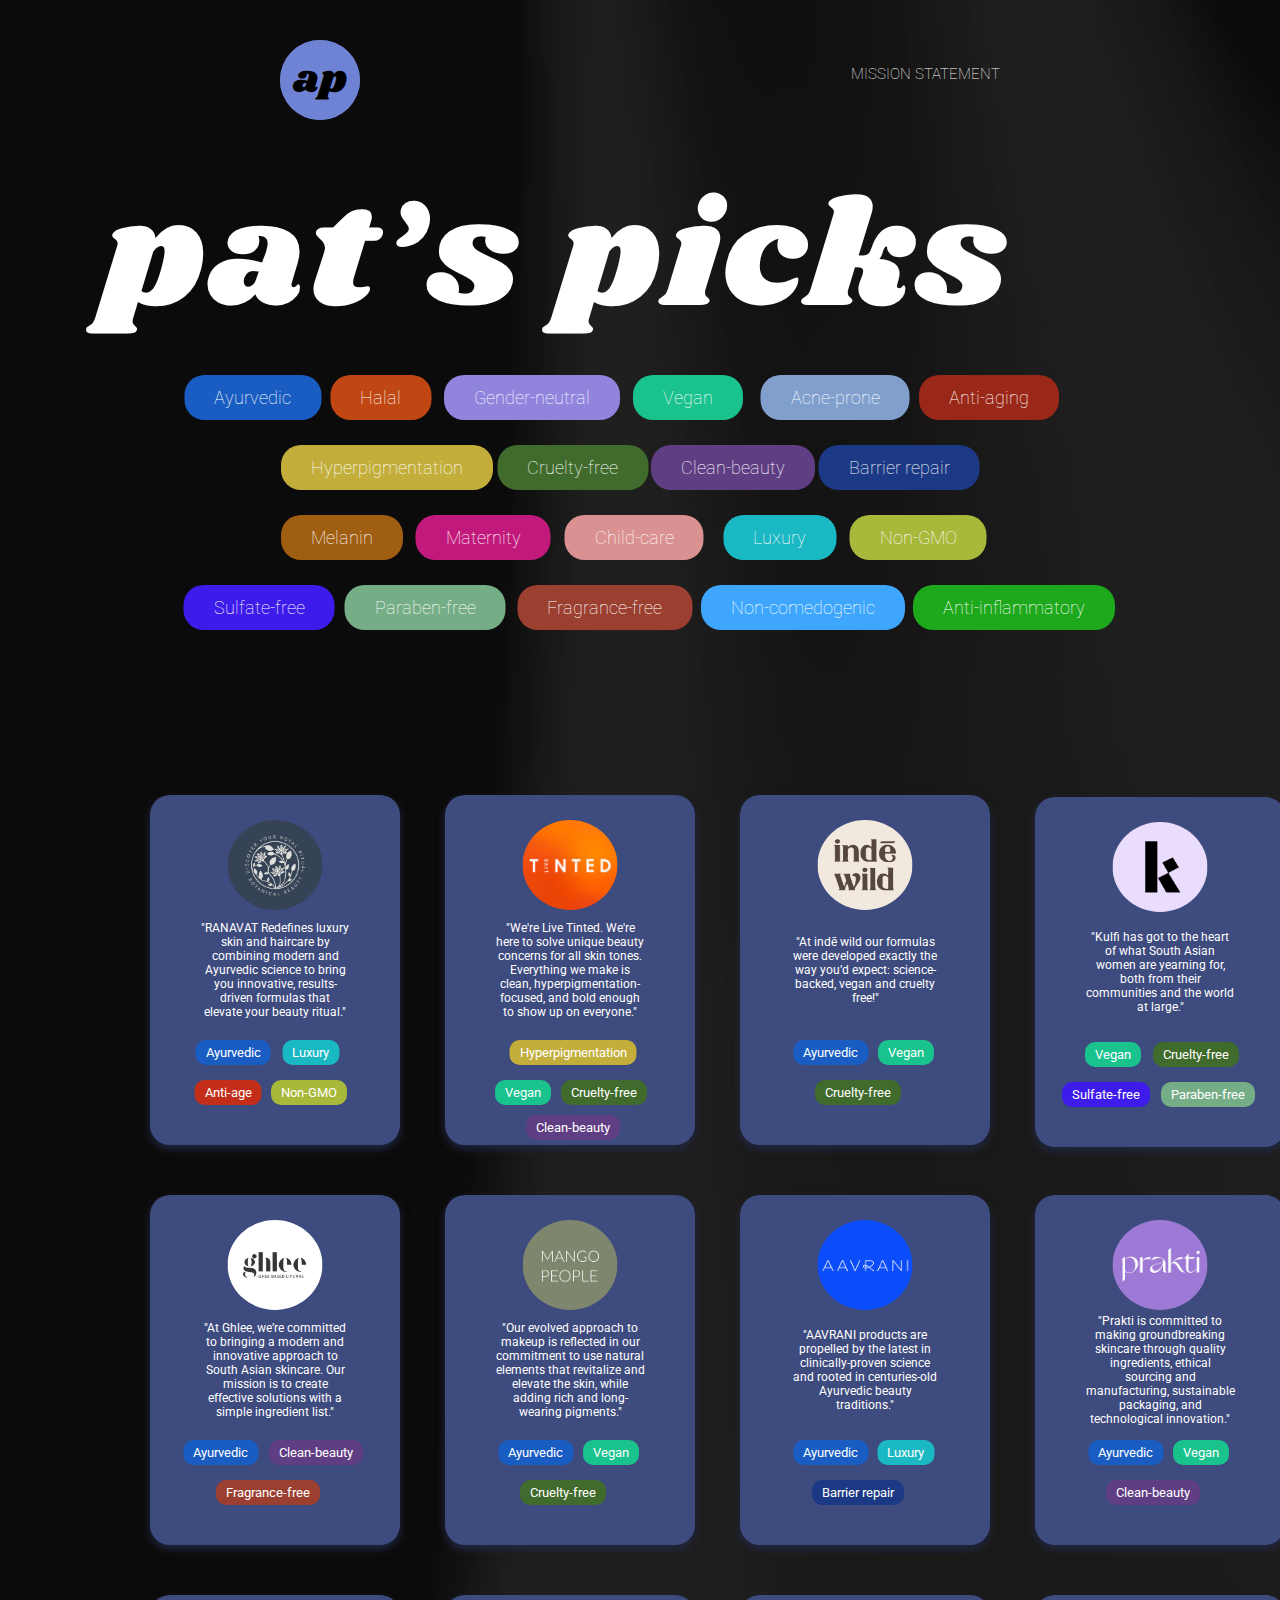
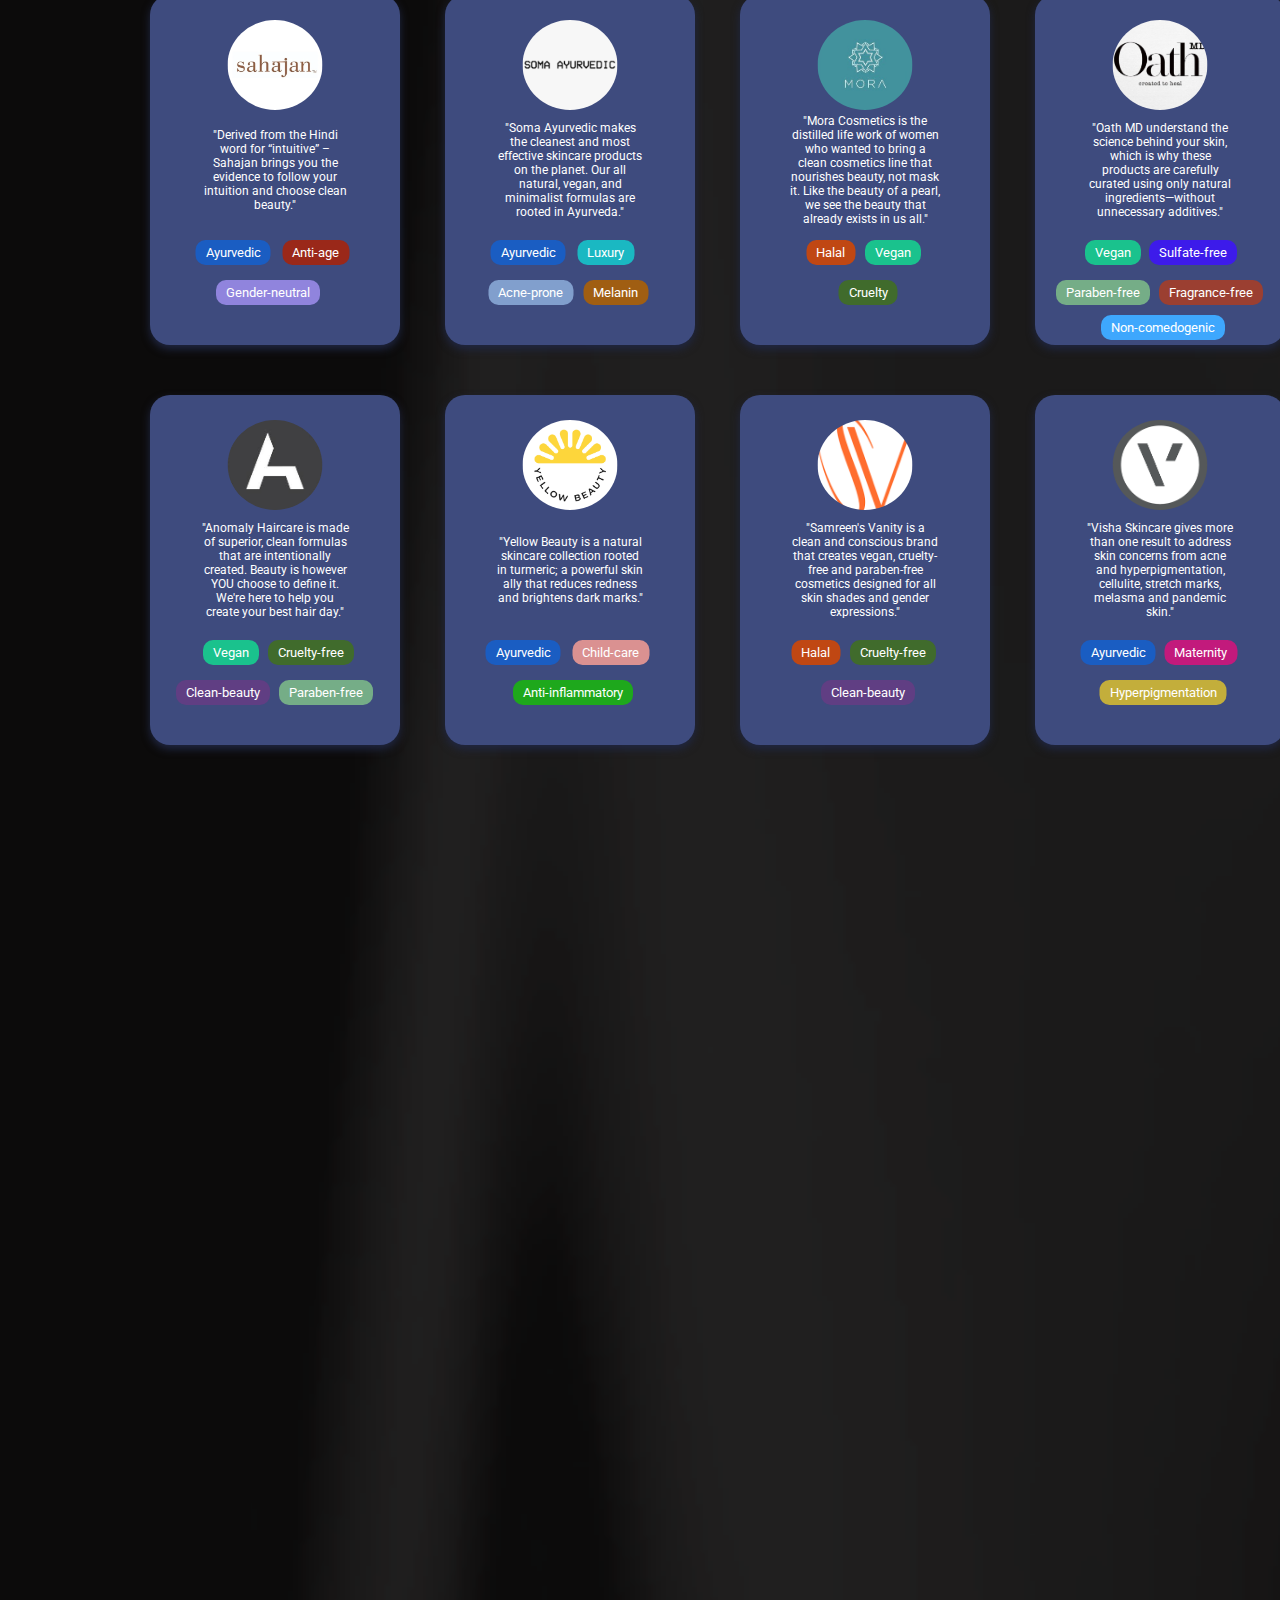
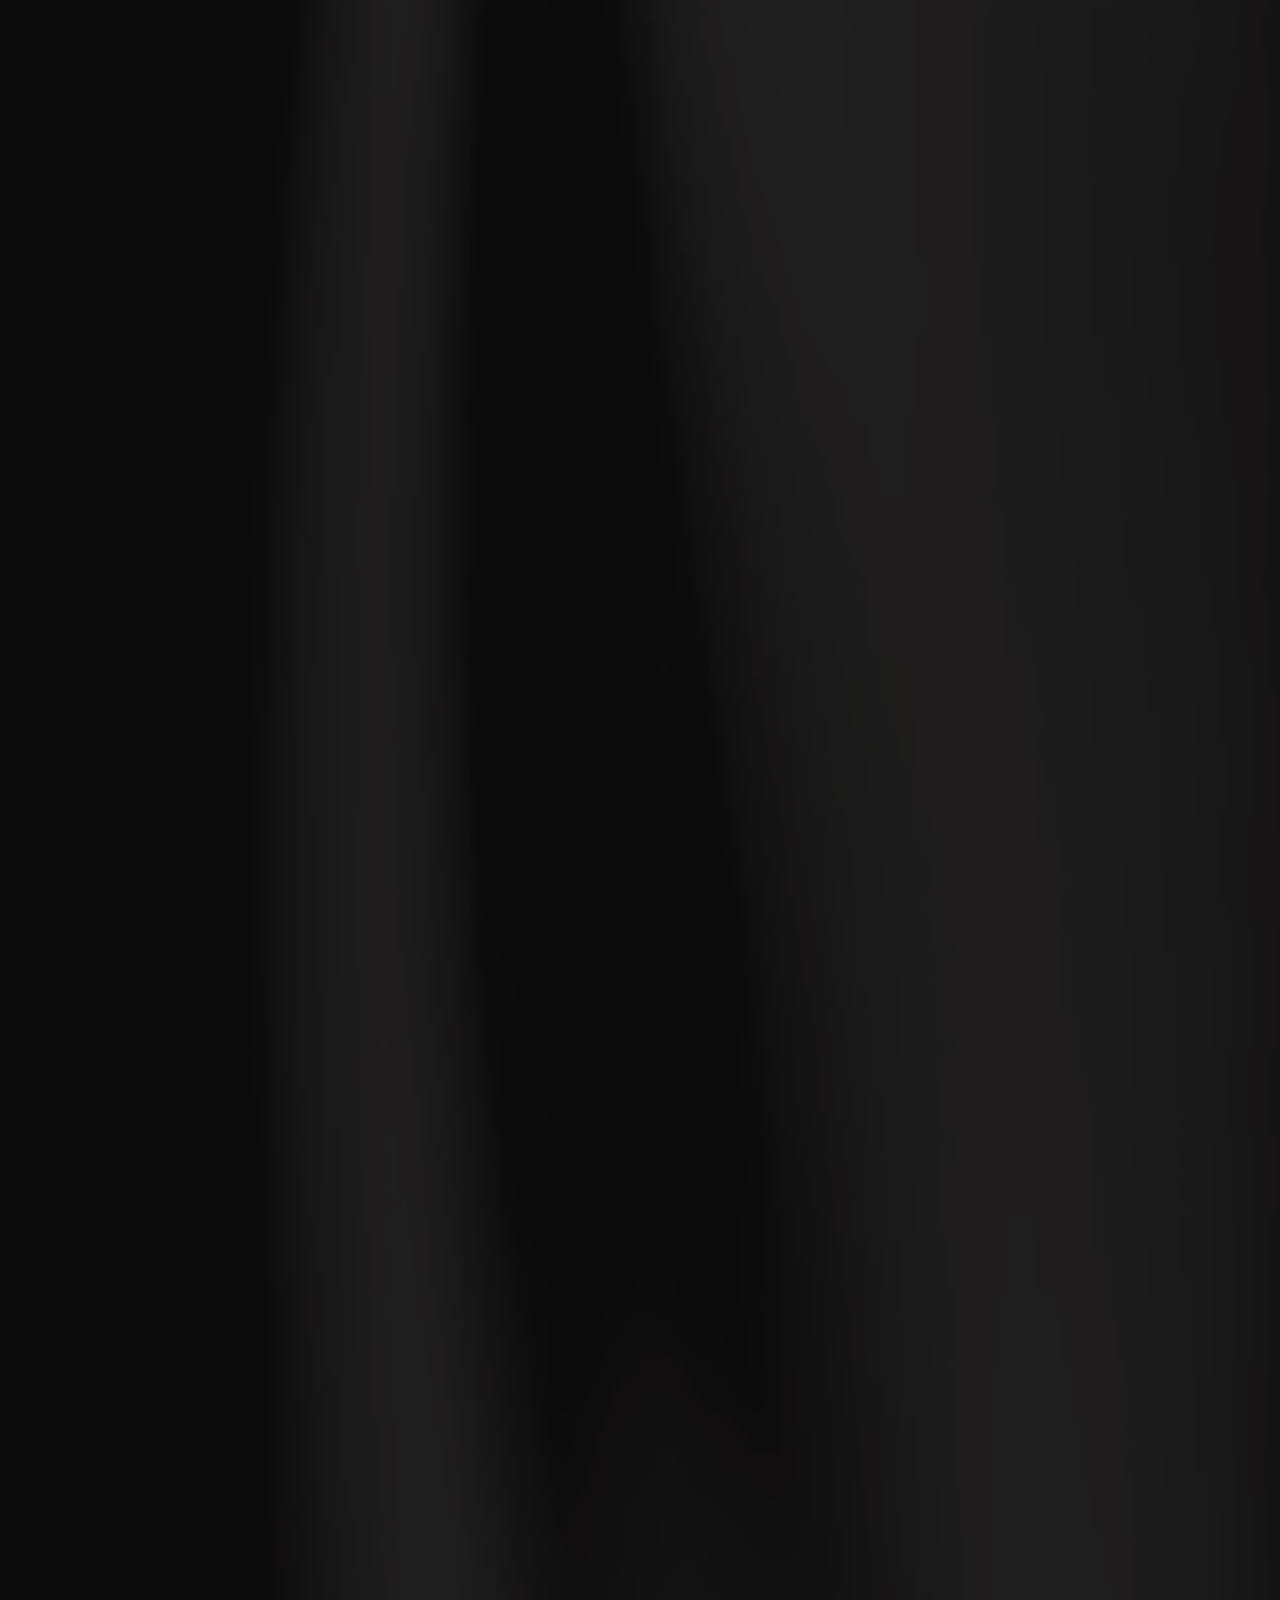
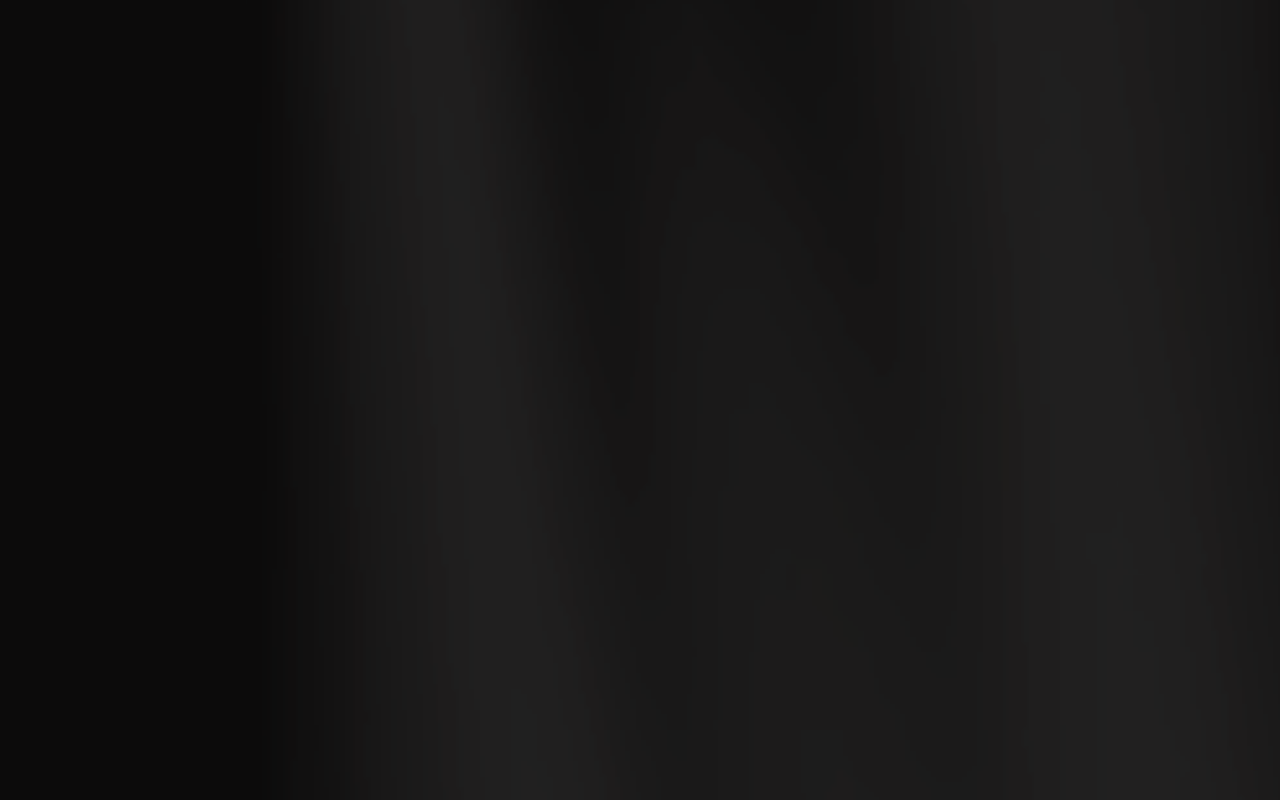
<file: index.html>
<!-- Aatma Patel, GRPH-2010-506, March 5th, 2024 -->
<!DOCTYPE html>
<html>

<head>
    <meta charset="UTF-8">
    <meta name="viewport" content="width=device-width, initial-scale=1.0">
    <title>pat's picks</title> <!-- webpage title-->
    <link href="https://fonts.googleapis.com/css?family=Shrikhand" rel="stylesheet">
    <link href="https://fonts.googleapis.com/css2?family=Roboto:wght@400;700&display=swap" rel="stylesheet">
    <link rel="stylesheet" href="styles.css">

</head>

<header>
    <!-- the header section of the webpage -->
    <button class="logo">ap</button> <!-- the logo button -->
    <a href="index.html" class="logo">ap</a> <!-- logo button linking to homepage -->
    <nav class="navbar">
        <!-- nav bar  -->
        <ul class="nav-links">
            <!-- Unordered list for navigation links -->
            <li><a href="mission.html">MISSION STATEMENT</a></li>
            <!-- A navigation link to the mission statement page -->
        </ul>
    </nav>
    <h1 class="heading">pat’s picks</h1> <!-- top heading of the webpage -->
</header>
<!-- button tags to navigate to different sections/cards -->
<button class="tag_ayurvedic" onclick="location.href='#indewildCard';">Ayurvedic</button>
<!-- ayurvedic tag links to inde wild card -->
<button class="tag_halal" onclick="location.href='#moraCard';">Halal</button>
<!-- halal tag links to mora cosmetics card -->
<button class="tag_gender" onclick="location.href='#sahajanCard';">Gender-neutral</button>
<!-- gender neutral tag links to sahajan card -->
<button class="tag_vegan" onclick="location.href='#mangoCard';">Vegan</button>
<!-- vegan tag links to mango people card -->
<button class="tag_acne" onclick="location.href='#somaCard';">Acne-prone</button>
<!-- acne tag links to soma ayurvedic card -->
<button class="tag_age" onclick="location.href='#sahajanCard';">Anti-aging</button>
<!-- anti-age tag links to sahajan card -->
<button class="tag_hyper" onclick="location.href='#livetintedCard';">Hyperpigmentation</button>
<!-- hyperpigmentation tag links to live tinted card -->
<button class="tag_cruelty" onclick="location.href='#mangoCard';">Cruelty-free</button>
<!-- cruelty tag links to mango people card -->
<button class="tag_clean" onclick="location.href='#praktiCard';">Clean-beauty</button>
<!-- cruelty tag links to prakti beauty card -->
<button class="tag_barrier" onclick="location.href='#aavraniCard';">Barrier repair</button>
<!-- barrier repair tag links to aavrani card -->
<button class="tag_melanin" onclick="location.href='#somaCard';">Melanin</button>
<!-- melanin tag links to soma card -->
<button class="tag_maternity" onclick="location.href='#vishaCard';">Maternity</button>
<!-- maternity tag links to visha card -->
<button class="tag_child" onclick="location.href='#yellowCard';">Child-care</button>
<!-- child-care tag links to yellow beauty card -->
<button class="tag_luxury" onclick="location.href='#ranavatCard';">Luxury</button>
<!-- luxury tag links to ranavat card -->
<button class="tag_gmo" onclick="location.href='#ranavatCard';">Non-GMO</button>
<!-- non-gmo tag links to ranavat card -->
<button class="tag_sulfate" onclick="location.href='#kulfiCard';">Sulfate-free</button>
<!-- sulfate-free tag links to kulfi beauty card -->
<button class="tag_paraben" onclick="location.href='#anomalyCard';">Paraben-free</button>
<!-- paraben-free tag links to anomaly card -->
<button class="tag_frag" onclick="location.href='#ghleeCard';">Fragrance-free</button>
<!-- frag-free tag links to ghlee card -->
<button class="tag_comed" onclick="location.href='#oathCard';">Non-comedogenic</button>
<!-- non-comedogenic tag links to oath MD card -->
<button class="tag_inflam" onclick="location.href='#yellowCard';">Anti-inflammatory</button>
<!-- anti-inflam tag links to yellow beauty card -->

<!-- ranavat brand card with logo, description, and tags -->
<div class="card_ranavat" id="ranavatCard">
    <img src="ranavat.jpg" class="img_ranavat" alt="img">
    <div class="content_ranavat">
        <p>"RANAVAT Redefines luxury skin and haircare by combining modern and Ayurvedic science to bring you
            innovative, results-driven formulas that elevate your beauty ritual."</p>
        <div class="keywords">
            <button class="key_ayurvedic1">Ayurvedic</button>
            <button class="key_luxury1">Luxury</button>
            <button class="key_age1">Anti-age</button>
            <button class="key_gmo1">Non-GMO</button>
        </div>
    </div>
</div>
<!-- live tinted card with logo, description, and tags -->
<div class="card_livetinted" id="livetintedCard">
    <img src="livetinted.jpg" class="img_livetinted" alt="img">
    <div class="content_livetinted">
        <p>"We're Live Tinted. We're here to solve unique beauty concerns for all skin tones. Everything we make is
            clean, hyperpigmentation-focused, and bold enough to show up on everyone."</p>
            <!-- caption credit: from ranavat about us page -->

        <div class="keywords">
            <button class="key_vegan1">Vegan</button>
            <button class="key_cruelty1">Cruelty-free</button>
            <button class="key_clean1">Clean-beauty</button>
            <button class="key_hyper1">Hyperpigmentation</button>
        </div>
    </div>
</div>
<!-- inde wild card with logo, description, and tags -->
<div class="card_indewild" id="indewildCard">
    <img src="indewild.png" class="img_indewild" alt="img">
    <div class="content_indewild">
        <p>"At indē wild our formulas were developed exactly the way you’d expect: science-backed, vegan and cruelty
            free!"</p>
            <!-- caption credit: from inde wild about us page -->
        <div class="keywords">
            <button class="key_ayurvedic2">Ayurvedic</button>
            <button class="key_vegan2">Vegan</button>
            <button class="key_cruelty2">Cruelty-free</button>
        </div>
    </div>
</div>
<!-- kulfi beauty card with logo, description, and tags -->
<div class="card_kulfi" id="kulfiCard">
    <img src="kulfi.jpg" class="img_kulfi" alt="img">
    <div class="content_kulfi">
        <p>"Kulfi has got to the heart of what South Asian women are yearning for, both from their communities and
            the world at large."</p>
        <!-- caption credit: from kulfi beauty about us page -->

        <div class="keywords">
            <button class="key_vegan3">Vegan</button>
            <button class="key_cruelty3">Cruelty-free</button>
            <button class="key_sulfate1">Sulfate-free</button>
            <button class="key_paraben1">Paraben-free</button>
        </div>
    </div>
</div>
<!-- ghlee card with logo, description, and tags -->
<div class="card_ghlee" id="ghleeCard">
    <img src="ghlee.jpg" class="img_ghlee" alt="img">
    <div class="content_ghlee">
        <p>"At Ghlee, we’re committed to bringing a modern and innovative approach to South Asian skincare. Our
            mission is to create effective solutions with a simple ingredient list."</p>
            <!-- caption credit: from ghlee about us page -->
        <div class="keywords">
            <button class="key_ayurvedic3">Ayurvedic</button>
            <button class="key_clean2">Clean-beauty</button>
            <button class="key_frag1">Fragrance-free</button>
        </div>
    </div>
</div>
<!-- mango people card with logo, description, and tags -->

<div class="card_mango" id="mangoCard">
    <img src="mango.png" class="img_mango" alt="img">
    <div class="content_mango">
        <p>"Our evolved approach to makeup is reflected in our commitment to use natural elements that revitalize and
            elevate the skin, while adding rich and long-wearing pigments."</p>
            <!-- caption credit: from mango people about us page -->
        <div class="keywords">
            <button class="key_ayurvedic4">Ayurvedic</button>
            <button class="key_vegan4">Vegan</button>
            <button class="key_cruelty4">Cruelty-free</button>
        </div>
    </div>
</div>
<!-- aavrani card with logo, description, and tags -->

<div class="card_aavrani" id="aavraniCard">
    <img src="aavrani.png" class="img_aavrani" alt="img">
    <div class="content_aavrani">
        <p>"AAVRANI products are propelled by the latest in clinically-proven science and rooted in centuries-old
            Ayurvedic beauty traditions."</p>
            <!-- caption credit: from aavrani about us page -->
        <div class="keywords">
            <button class="key_ayurvedic5">Ayurvedic</button>
            <button class="key_luxury2">Luxury</button>
            <button class="key_barrier1">Barrier repair</button>
        </div>
    </div>
</div>
<!-- prakti beauty card with logo, description, and tags -->

<div class="card_prakti" id="praktiCard">
    <img src="prakti.png" class="img_prakti" alt="img">
    <div class="content_prakti">
        <p>"Prakti is committed to making groundbreaking skincare through quality ingredients, ethical sourcing and
            manufacturing, sustainable packaging, and technological innovation."</p>
            <!-- caption credit: from prakti beauty about us page -->
        <div class="keywords">
            <button class="key_ayurvedic6">Ayurvedic</button>
            <button class="key_vegan5">Vegan</button>
            <button class="key_clean3">Clean-beauty</button>
        </div>
    </div>
</div>

<!-- sahajan card with logo, description, and tags -->
<div class="card_sahajan" id="sahajanCard">
    <img src="sahajan.png" class="img_sahajan" alt="img">
    <div class="content_sahajan">
        <p>"Derived from the Hindi word for “intuitive” – Sahajan brings you the evidence to follow your intuition
            and choose clean beauty."</p>
            <!-- caption credit: from sahajan about us page -->
        <div class="keywords">
            <button class="key_ayurvedic7">Ayurvedic</button>
            <button class="key_age2">Anti-age</button>
            <button class="key_gender1">Gender-neutral</button>

        </div>
    </div>
</div>
<!-- soma ayurvedic card with logo, description, and tags -->
<div class="card_soma" id="somaCard">
    <img src="soma.png" class="img_soma" alt="img">
    <div class="content_soma">
        <p>"Soma Ayurvedic makes the cleanest and most effective skincare products on the planet. Our all natural,
            vegan, and minimalist formulas are rooted in Ayurveda."</p>
            <!-- caption credit: from soma ayurvedic about us page -->

        <div class="keywords">
            <button class="key_ayurvedic8">Ayurvedic</button>
            <button class="key_luxury3">Luxury</button>
            <button class="key_acne1">Acne-prone</button>
            <button class="key_melanin1">Melanin</button>

        </div>
    </div>
</div>
<!-- mora cosmetics card with logo, description, and tags -->
<div class="card_mora" id="moraCard">
    <img src="mora.jpg" class="img_mora" alt="img">
    <div class="content_mora">
        <p>"Mora Cosmetics is the distilled life work of women who wanted to bring a clean cosmetics line that
            nourishes beauty, not mask it. Like the beauty of a pearl, we see the beauty that already exists in us
            all."</p>
            <!-- caption credit: from mora about us page -->

        <div class="keywords">
            <button class="key_halal1">Halal</button>
            <button class="key_vegan6">Vegan</button>
            <button class="key_cruelty5">Cruelty</button>

        </div>
    </div>
</div>
<!-- oath MD card with logo, description, and tags -->
<div class="card_oath" id="oathCard">
    <img src="oath.jpg" class="img_oath" alt="img">
    <div class="content_oath">
        <p>"Oath MD understand the science behind your skin, which is why these products are carefully curated using
            only natural ingredients—without unnecessary additives."</p>
            <!-- caption credit: from oath MD about us page -->

        <div class="keywords">
            <button class="key_vegan7">Vegan</button>
            <button class="key_sulfate2">Sulfate-free</button>
            <button class="key_paraben2">Paraben-free</button>
            <button class="key_frag2">Fragrance-free</button>
            <button class="key_comed1">Non-comedogenic</button>
        </div>
    </div>
</div>
<!-- anomaly card with logo, description, and tags -->
<div class="card_anomaly" id="anomalyCard">
    <img src="anomaly.png" class="img_anomaly" alt="img">
    <div class="content_anomaly">
        <p>"Anomaly Haircare is made of superior, clean formulas that are intentionally created. Beauty is however
            YOU choose to define it. We're here to help you create your best hair day."</p>
            <!-- caption credit: from anomaly haircare about us page -->

        <div class="keywords">
            <button class="key_vegan8">Vegan</button>
            <button class="key_cruelty6">Cruelty-free</button>
            <button class="key_clean4">Clean-beauty</button>
            <button class="key_paraben3">Paraben-free</button>
        </div>
    </div>
</div>
<!-- yellow beauty card with logo, description, and tags -->
<div class="card_yellow" id="yellowCard">
    <img src="yellow.png" class="img_yellow" alt="img">
    <div class="content_yellow">
        <p>"Yellow Beauty is a natural skincare collection rooted in turmeric; a powerful skin ally that reduces
            redness and brightens dark marks."</p>
            <!-- caption credit: from yellow beauty about us page -->

        <div class="keywords">
            <button class="key_ayurvedic9">Ayurvedic</button>
            <button class="key_child1">Child-care</button>
            <button class="key_inflam1">Anti-inflammatory</button>

        </div>
    </div>
</div>
<!-- Samreen's Vanity card with logo, description, and tags -->
<div class="card_vanity" id="vanityCard">
    <img src="vanity.jpg" class="img_vanity" alt="img">
    <div class="content_vanity">
        <p>"Samreen's Vanity is a clean and conscious brand that creates vegan, cruelty-free and paraben-free
            cosmetics designed for all skin shades and gender expressions."</p>
            <!-- caption credit: from samreen's vanity about us page -->

        <div class="keywords">
            <button class="key_halal2">Halal</button>
            <button class="key_cruelty7">Cruelty-free</button>
            <button class="key_clean5">Clean-beauty</button>
        </div>
    </div>
</div>

<!-- visha skincare card with logo, description, and tags -->
<div class="card_visha" id="vishaCard">
    <img src="visha.png" class="img_visha" alt="img">
    <div class="content_visha">
        <p>"Visha Skincare gives more than one result to address skin concerns from acne and hyperpigmentation,
            cellulite, stretch marks, melasma and pandemic skin."</p>
        <div class="keywords">
            <button class="key_ayurvedic10">Ayurvedic</button>
            <button class="key_hyper2">Hyperpigmentation</button>
            <button class="key_maternity1">Maternity</button>
            <!-- caption credit: from visha skincare about us page -->


        </div>
    </div>
</div>
</body>

</html>
</file>
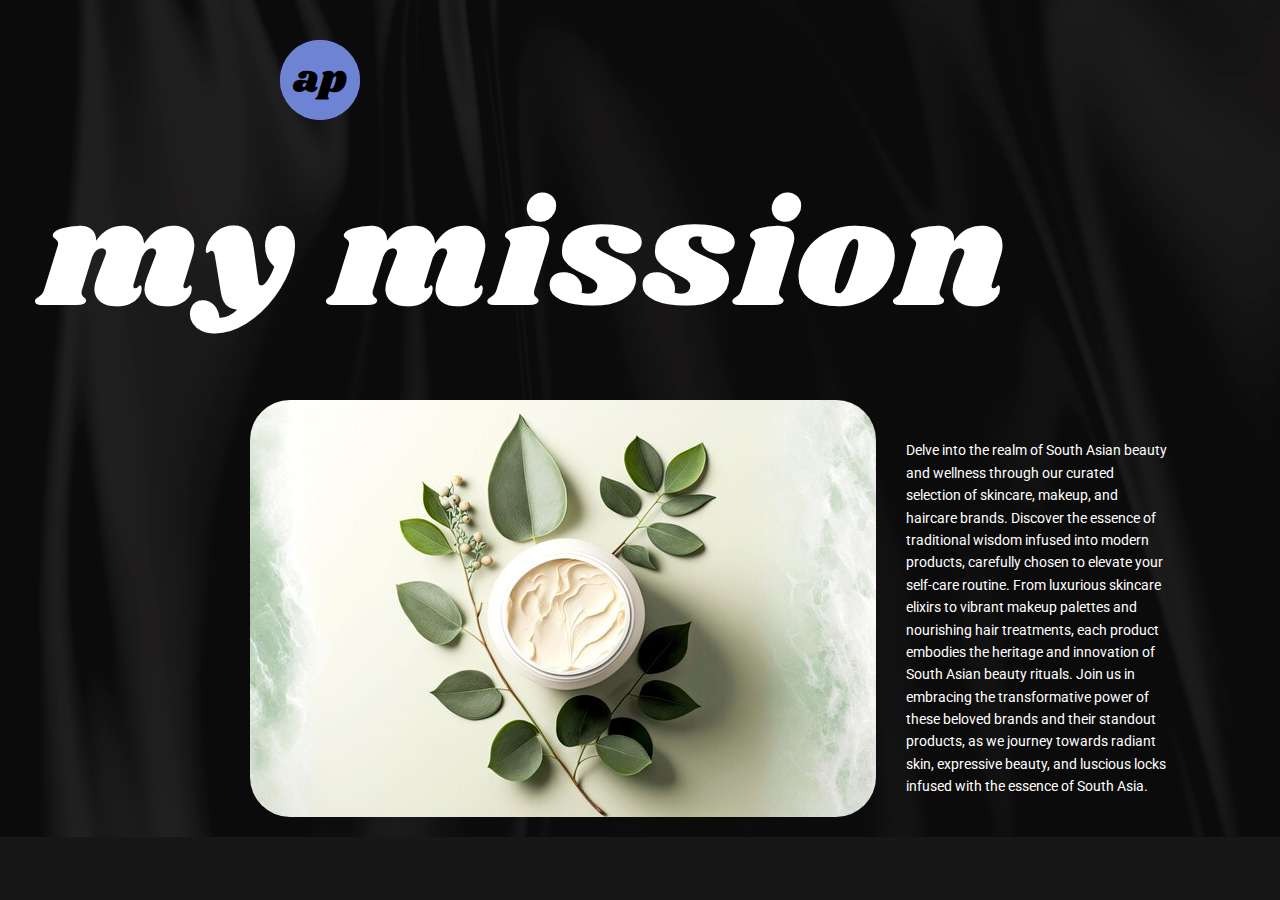
<file: mission.html>
<!-- Aatma Patel, GRPH-2010-506, March 5th, 2024 -->
<!DOCTYPE html>
<html>

<head>
    <meta charset="UTF-8">
    <meta name="viewport" content="width=device-width, initial-scale=1.0">
    <title>pat's picks</title>
    <!-- importing google fonts here-->
    <link href="https://fonts.googleapis.com/css?family=Shrikhand" rel="stylesheet">
    <link href="https://fonts.googleapis.com/css2?family=Roboto:wght@400;700&display=swap" rel="stylesheet">
    <!-- link to the style css guide file -->
    <link rel="stylesheet" href="styles.css">

    <style>
        /* center aligning the header */
        header {
            text-align: center;
            margin-bottom: 20px;
            /* adding a margin to create space between header and image at the bottom*/
        }

        .image-container {
            display: flex;
            /* using flexbox to align the image */
            align-items: center;
            /* vertically center align items */
            margin-left: 250px;
            margin-top: 400px;
            margin-bottom: 20px;
            /* adding a margin to create space between image and heading */
        }

        .image-container img {
            border-radius: 40px;
            /* rounded corners for the image */
            max-width: 100%;
            /* this makes sure that the image does not exceed its container */
        }

        .text-container {
            font-family: 'Roboto', sans-serif;
            font-size: 14px;
            line-height: 1.6;
            /* adjusting line space for optimal readability */
            color: white;
            margin-left: 30px;
            margin-top: 20px;
            width: calc(50% - 250px);
            /* setting the width of the text container */
        }
    </style>

</head>

<body>
    <header>
        <button class="logo">ap</button>
        <a href="index.html" class="logo">ap</a> <!-- link to index.html -->
        <h1 class="heading">my mission</h1> <!-- heading for the mission statement -->
    </header>

    <div class="image-container">
        <img src="skincare.jpg" alt="mission"> <!-- img insertted -->
        <div class="text-container"> <!-- mission statement -->
            <p>Delve into the realm of South Asian beauty and wellness through our curated selection of skincare,
                makeup, and haircare brands. Discover the essence of traditional wisdom infused into modern products,
                carefully chosen to elevate your self-care routine. From luxurious skincare elixirs to vibrant makeup
                palettes and nourishing hair treatments, each product embodies the heritage and innovation of South
                Asian beauty rituals. Join us in embracing the transformative power of these beloved brands and their
                standout products, as we journey towards radiant skin, expressive beauty, and luscious locks infused
                with the essence of South Asia.</p>
        </div>
    </div>
</body>

</html>
</file>
<file: styles.css>
/* Aatma Patel, GRPH-2010-506, March 5th, 2024 */
body {
    background-color: #181717; /* sets the background color of the webpage to a dark shade */
    background-image: url("silk.png"); /* adds a background image for texture */
    background-repeat: no-repeat; /* ensures the background image does not repeat */
    background-size: cover; /* ensures the background image covers the entire webpage */
    padding: 0; /* resets padding to 0 to avoid any default spacing inside the body element */
    margin: 0; /* resets margin to 0 to remove any default spacing outside the body element */
}

.logo {
    width: 80px; /* sets the width of the logo */
    height: 80px; /* sets the height of the logo */
    background-color: #6f83d5; /* sets the logo's background color to a soft blue */
    border: none; /* removes any border from the logo */
    border-radius: 80%; /* makes the logo's corners rounded */
    color: black; /* sets the text color inside the logo to black */
    font-family: 'Shrikhand', regular; /* applies the 'Shrikhand' font to the text inside the logo */
    font-size: 40px; /* sets the font size of the text inside the logo */
    position: absolute; /* positions the logo absolutely within its relative container */
    top: 40px; /* positions the logo 40px from the top of its container */
    left: 280px; /* positions the logo 280px from the left of its container */
    display: flex; /* applies flexbox layout to the logo for centering content */
    justify-content: center; /* centers the logo's content horizontally */
    align-items: center; /* centers the logo's content vertically */
    cursor: pointer; /* changes the cursor to a pointer when hovering over the logo */
    outline: none; /* removes any outline from the logo */
    text-decoration: none; /* removes any text decoration from the logo */
}

.logo:hover { /* CODE CREDIT SOURCE: DarkCode Buttons With Awesome Hover Effects Using Only HTML & CSS*/
    color: #6f83d5; /* changes the text color to soft blue on hover */
    background-color: black; /* changes the background color to black on hover */
    transition-duration: 0.3s; /* adds a transition effect when hovering over the logo */
}

.heading {
    position: absolute; /* positions the heading absolutely within its relative container */
    top: 50px; /* positions the heading 50px from the top of its container */
    right: 270px; /* positions the heading 270px from the right of its container */
    font-family: 'Shrikhand'; /* applies the 'Shrikhand' font to the heading */
    font-size: 150px; /* sets the font size of the heading */
    letter-spacing: 4px; /* adds spacing between the letters in the heading */
    font-weight: lighter; /* makes the font weight of the heading lighter */
    color: white; /* sets the color of the heading text to white */
}

.navbar {
    position: absolute; /* positions the navbar absolutely within its relative container */
    top: 65px; /* positions the navbar 65px from the top of its container */
    right: 280px; /* positions the navbar 280px from the right of its container */
    font-family: 'Roboto', sans-serif, 'regular'; /* applies the 'Roboto' font to the navbar text */
    font-size: 15px; /* sets the font size of the navbar text */
    font-weight: 100; /* makes the font weight of the navbar text very thin */
}

.nav-links {
    list-style-type: none; /* removes bullet points from the list */
    margin: 0; /* resets the margin of the list */
    padding: 0; /* resets the padding of the list */
}

.nav-links li {
    display: inline; /* displays list items in a line */
    margin-right: 70px; /* adds spacing to the right of each list item */
}

.nav-links li:last-child {
    margin-right: 0; /* removes the right margin from the last list item */
}

.nav-links li a {
    text-decoration: none; /* removes the underline from links */
    color: white; /* sets the color of the link text to white */
    font-weight: 100; /* makes the font weight of the link text very thin */
}

.nav-links li a:hover {/* CODE CREDIT SOURCE: DarkCode Buttons With Awesome Hover Effects Using Only HTML & CSS*/
    color: #6f83d5; /* changes the link text color to soft blue on hover */
    transition-duration: 0.05s; /* adds a quick transition effect when hovering over links */
    font-size: 19px; /* increases the font size of the link text on hover */
    font-style: italic; /* changes the font style to italic on hover */
}

/* sets up the look for our ayurvedic tag */
.tag_ayurvedic {
    background-color: #1A5DC2; /* nice deep blue */
    border: none; /* smooth edges only */
    color: rgb(255, 255, 255); /* text pops out as white */
    font-family: 'Roboto', 'sans-serif'; /* roboto's sleek but not too formal */
    font-weight: 100; /* super light text, keeps it chill */
    font-size: 18px; /* not too big, not too small */
    padding: 10px 30px; /* comfy space around the text */
    height: 45px; /* just the right height */
    text-align: center; /* keeps the text centered, obviously */
    text-decoration: none; /* no underlines here, thanks */
    display: inline-block; /* sits in line but respects padding & stuff */
    margin: 5px 3px; /* bit of space to breathe from its neighbors */
    border-radius: 20px; /* those soft, round edges */
    position: absolute; /* it's gonna sit exactly where we tell it to */
    top: 370px; /* parks it down the screen a bit */
    left: 19.5%; /* and this is how far from the left */
    transform: translateX(-50%); /* centers it nicely */
    cursor: pointer; /* changes the cursor so people know it's clickable */
}
/* CODE CREDIT SOURCE: DarkCode Buttons With Awesome Hover Effects Using Only HTML & CSS*/
/* makes the tag look interactive when you hover over it */
.tag_ayurvedic:hover {
    background-color: #082b6c; /* darker shade for the hover state */
    transition-duration: 0.3s; /* smooth transition makes it feel responsive */
}
/* the halal tag */
.tag_halal {
    background-color: #c04713;
    border: none;
    color: rgb(255, 255, 255);
    font-family: 'Roboto', 'sans-serif';
    font-weight: 100;
    font-size: 18px;
    padding: 10px 30px;
    height: 45px;
    text-align: center;
    text-decoration: none;
    display: inline-block;
    margin: 5px 3px;
    border-radius: 20px;
    position: absolute;
    top: 370px;
    left: 29.5%;
    transform: translateX(-50%);
}
/* the halal hover effect */
.tag_halal:hover {
    background-color: #692a05;
    transition-duration: 0.3s;
}
/* the gender tag */
.tag_gender {
    background-color: #9084dd;
    border: none;
    color: rgb(255, 255, 255);
    font-family: 'Roboto', 'sans-serif';
    font-weight: 100;
    font-size: 18px;
    padding: 10px 30px;
    height: 45px;
    text-align: center;
    text-decoration: none;
    display: inline-block;
    margin: 5px 3px;
    border-radius: 20px;
    position: absolute;
    top: 370px;
    left: 41.3%;
    transform: translateX(-50%);
}
/* CODE CREDIT SOURCE: DarkCode Buttons With Awesome Hover Effects Using Only HTML & CSS*/
/* the gender hover effect, REPEAT for all tags below */
.tag_gender:hover {
    background-color: #433a82;
    transition-duration: 0.3s;
}

.tag_vegan {
    background-color: #1ac28d;
    border: none;
    color: rgb(255, 255, 255);
    font-family: 'Roboto', 'sans-serif';
    font-weight: 100;
    font-size: 18px;
    padding: 10px 30px;
    height: 45px;
    text-align: center;
    text-decoration: none;
    display: inline-block;
    margin: 5px 3px;
    border-radius: 20px;
    position: absolute;
    top: 370px;
    left: 53.5%;
    transform: translateX(-50%);
}

.tag_vegan:hover {
    background-color: #095f44;
    transition-duration: 0.3s;
}

.tag_acne {
    background-color: #819fcd;
    border: none;
    color: rgb(255, 255, 255);
    font-family: 'Roboto', 'sans-serif';
    font-weight: 100;
    font-size: 18px;
    padding: 10px 30px;
    height: 45px;
    text-align: center;
    text-decoration: none;
    display: inline-block;
    margin: 5px 3px;
    border-radius: 20px;
    position: absolute;
    top: 370px;
    left: 65%;
    transform: translateX(-50%);
}

.tag_acne:hover {
    background-color: #2e486e;
    transition-duration: 0.3s;
}

.tag_age {
    background-color: #9a2819;
    border: none;
    color: rgb(255, 255, 255);
    font-family: 'Roboto', 'sans-serif';
    font-weight: 100;
    font-size: 18px;
    padding: 10px 30px;
    height: 45px;
    text-align: center;
    text-decoration: none;
    display: inline-block;
    margin: 5px 3px;
    border-radius: 20px;
    position: absolute;
    top: 370px;
    left: 77%;
    transform: translateX(-50%);
}

.tag_age:hover {
    background-color: #671005;
    transition-duration: 0.3s;
}

.tag_hyper {
    background-color: #C3AE3B;
    border: none;
    color: rgb(255, 255, 255);
    font-family: 'Roboto', 'sans-serif';
    font-weight: 100;
    font-size: 18px;
    padding: 10px 30px;
    height: 45px;
    text-align: center;
    text-decoration: none;
    display: inline-block;
    margin: 5px 3px;
    border-radius: 20px;
    position: absolute;
    top: 440px;
    left: 30%;
    transform: translateX(-50%);
}

.tag_hyper:hover {
    background-color: #675a0f;
    transition-duration: 0.3s;
}

.tag_cruelty {
    background-color: #406b2c;
    border: none;
    color: rgb(255, 255, 255);
    font-family: 'Roboto', 'sans-serif';
    font-weight: 100;
    font-size: 18px;
    padding: 10px 30px;
    height: 45px;
    text-align: center;
    text-decoration: none;
    display: inline-block;
    margin: 5px 3px;
    border-radius: 20px;
    position: absolute;
    top: 440px;
    left: 44.5%;
    transform: translateX(-50%);
}

.tag_cruelty:hover {
    background-color: #1b3111;
    transition-duration: 0.3s;
}

.tag_clean {
    background-color: #603E83;
    border: none;
    color: rgb(255, 255, 255);
    font-family: 'Roboto', 'sans-serif';
    font-weight: 100;
    font-size: 18px;
    padding: 10px 30px;
    height: 45px;
    text-align: center;
    text-decoration: none;
    display: inline-block;
    margin: 5px 3px;
    border-radius: 20px;
    position: absolute;
    top: 440px;
    left: 57%;
    transform: translateX(-50%);
}

.tag_clean:hover {
    background-color: #322044;
    transition-duration: 0.3s;
}

.tag_barrier {
    background-color: #1B3984;
    border: none;
    color: rgb(255, 255, 255);
    font-family: 'Roboto', 'sans-serif';
    font-weight: 100;
    font-size: 18px;
    padding: 10px 30px;
    height: 45px;
    text-align: center;
    text-decoration: none;
    display: inline-block;
    margin: 5px 3px;
    border-radius: 20px;
    position: absolute;
    top: 440px;
    left: 70%;
    transform: translateX(-50%);
}

.tag_barrier:hover {
    background-color: #102049;
    transition-duration: 0.3s;
}

.tag_melanin {
    background-color: #a05e12;
    border: none;
    color: rgb(255, 255, 255);
    font-family: 'Roboto', 'sans-serif';
    font-weight: 100;
    font-size: 18px;
    padding: 10px 30px;
    height: 45px;
    text-align: center;
    text-decoration: none;
    display: inline-block;
    margin: 5px 3px;
    border-radius: 20px;
    position: absolute;
    top: 510px;
    left: 26.5%;
    transform: translateX(-50%);
}

.tag_melanin:hover {
    background-color: #6d3a16;
    transition-duration: 0.3s;
}

.tag_maternity {
    background-color: #c21a7c;
    border: none;
    color: rgb(255, 255, 255);
    font-family: 'Roboto', 'sans-serif';
    font-weight: 100;
    font-size: 18px;
    padding: 10px 30px;
    height: 45px;
    text-align: center;
    text-decoration: none;
    display: inline-block;
    margin: 5px 3px;
    border-radius: 20px;
    position: absolute;
    top: 510px;
    left: 37.5%;
    transform: translateX(-50%);
}

.tag_maternity:hover {
    background-color: #591160;
    transition-duration: 0.3s;
}

.tag_child {
    background-color: #da9191;
    border: none;
    color: rgb(255, 255, 255);
    font-family: 'Roboto', 'sans-serif';
    font-weight: 100;
    font-size: 18px;
    padding: 10px 30px;
    height: 45px;
    text-align: center;
    text-decoration: none;
    display: inline-block;
    margin: 5px 3px;
    border-radius: 20px;
    position: absolute;
    top: 510px;
    left: 49.3%;
    transform: translateX(-50%);
}

.tag_child:hover {
    background-color: #715454;
    transition-duration: 0.3s;
}

.tag_luxury {
    background-color: #1AB8C2;
    border: none;
    color: rgb(255, 255, 255);
    font-family: 'Roboto', 'sans-serif';
    font-weight: 100;
    font-size: 18px;
    padding: 10px 30px;
    height: 45px;
    text-align: center;
    text-decoration: none;
    display: inline-block;
    margin: 5px 3px;
    border-radius: 20px;
    position: absolute;
    top: 510px;
    left: 60.7%;
    transform: translateX(-50%);
}

.tag_luxury:hover {
    background-color: #13737a;
    transition-duration: 0.3s;
}

.tag_gmo {
    background-color: #a7b83a;
    border: none;
    color: #ffffff;
    font-family: 'Roboto', 'sans-serif';
    font-weight: 100;
    font-size: 18px;
    padding: 10px 30px;
    height: 45px;
    text-align: center;
    text-decoration: none;
    display: inline-block;
    margin: 5px 3px;
    border-radius: 20px;
    position: absolute;
    top: 510px;
    left: 71.5%;
    transform: translateX(-50%);
}

.tag_gmo:hover {
    background-color: #48510e;
    transition-duration: 0.3s;
}

.tag_sulfate {
    background-color: #3d1bea;
    border: none;
    color: #ffffff;
    font-family: 'Roboto', 'sans-serif';
    font-weight: 100;
    font-size: 18px;
    padding: 10px 30px;
    height: 45px;
    text-align: center;
    text-decoration: none;
    display: inline-block;
    margin: 5px 3px;
    border-radius: 20px;
    position: absolute;
    top: 580px;
    left: 20%;
    transform: translateX(-50%);
}

.tag_sulfate:hover {
    background-color: #23117e;
    transition-duration: 0.3s;
}

.tag_paraben {
    background-color: #75ad87;
    border: none;
    color: #ffffff;
    font-family: 'Roboto', 'sans-serif';
    font-weight: 100;
    font-size: 18px;
    padding: 10px 30px;
    height: 45px;
    text-align: center;
    text-decoration: none;
    display: inline-block;
    margin: 5px 3px;
    border-radius: 20px;
    position: absolute;
    top: 580px;
    left: 33%;
    transform: translateX(-50%);
}

.tag_paraben:hover {
    background-color: #3e6249;
    transition-duration: 0.3s;
}

.tag_frag {
    background-color: #9b3f31;
    border: none;
    color: #ffffff;
    font-family: 'Roboto', 'sans-serif';
    font-weight: 100;
    font-size: 18px;
    padding: 10px 30px;
    height: 45px;
    text-align: center;
    text-decoration: none;
    display: inline-block;
    margin: 5px 3px;
    border-radius: 20px;
    position: absolute;
    top: 580px;
    left: 47%;
    transform: translateX(-50%);
}

.tag_frag:hover {
    background-color: #571f16;
    transition-duration: 0.3s;
}

.tag_comed {
    background-color: #3ea7fd;
    border: none;
    color: #ffffff;
    font-family: 'Roboto', 'sans-serif';
    font-weight: 100;
    font-size: 18px;
    padding: 10px 30px;
    height: 45px;
    text-align: center;
    text-decoration: none;
    display: inline-block;
    margin: 5px 3px;
    border-radius: 20px;
    position: absolute;
    top: 580px;
    left: 62.5%;
    transform: translateX(-50%);
}

.tag_comed:hover {
    background-color: #1d5c90;
    transition-duration: 0.3s;

}

.tag_inflam {
    background-color: #1ea81c;
    border: none;
    color: #ffffff;
    font-family: 'Roboto', 'sans-serif';
    font-weight: 100;
    font-size: 18px;
    padding: 10px 30px;
    height: 45px;
    text-align: center;
    text-decoration: none;
    display: inline-block;
    margin: 5px 3px;
    border-radius: 20px;
    position: absolute;
    top: 580px;
    left: 79%;
    transform: translateX(-50%);
}

.tag_inflam:hover {
    background-color: #0e610c;
    transition-duration: 0.3s;

}
/* CODE CREDIT SOURCE: Bedimcode CSS Card Hover Effects | HTML & CSS*/
/* SAME FOR ALL OTHER CARDS AS WELL*/
/* styling for the ranavat card */
.card_ranavat {
    position: relative; /* sets its position relative to its container */
    width: 250px; /* width of the card */
    height: 350px; /* height of the card */
    top: 795px; /* positions it 795px from the top */
    left: 150px; /* positions it 150px from the left */
    background-color: #3e4b7e; /* background color of the card */
    border-radius: 20px; /* border radius for rounded corners */
    box-shadow: 0 4px 8px #202743; /* adds shadow for depth */
    overflow: hidden; /* hides overflow content */
    display: flex; /* uses flexbox for layout */
    flex-direction: column; /* stacks content vertically */
    justify-content: center; /* centers content vertically */
    align-items: center; /* centers content horizontally */
}

/* styling for the ranavat image */
.img_ranavat {
    width: 95px; /* sets a fixed width */
    height: 90px; /* sets a fixed height */
    border-radius: 50%; /* makes it circular */
    position: absolute; /* absolute positioning for precise placement */
    top: 25px; /* positions it 25px from the top */
    left: 50%; /* horizontally centers it */
    transform: translateX(-50%); /* fine-tunes horizontal centering */
    object-fit: cover; /* makes sure the image fills its container */
}

/* styling for the content within the ranavat card */
.content_ranavat {
    padding: 50px; /* adds space around the content */
    text-align: center; /* centers the text */
    font-family: 'Roboto', sans-serif; /* clean and modern font */
    color: white; /* white text for contrast */
    top: 40px; /* adjusts vertical position */
    font-size: 12px; /* slightly smaller font size */
}

/* styling for the ranavat key badge */
.key_ranavat {
    margin-top: 10px; /* adds top margin for spacing */
}

/* styling for the smaller tags inside ranavat brand card */
.key_ayurvedic1 {
    background-color: #1A5DC2; /* background color */
    border: none; /* no border */
    color: #ffffff; /* text color */
    font-family: 'Roboto', 'sans-serif'; /* font family */
    border-radius: 10px; /* border radius for rounded corners */
    padding: 5px 10px; /* padding around the text */
    margin: 5px 3px; /* margin for spacing */
    font-size: 13px; /* font size */
    position: absolute; /* absolute positioning */
    bottom: 75px; /* positions it from the bottom */
    left: 32%; /* positions it from the left */
    transform: translateX(-50%); /* centers it horizontally */
}

/* REPEAT this for all other smaller tags */
.key_luxury1 {
    background-color: #1AB8C2;
    border: none;
    color: #ffffff;
    border: none;
    font-family: 'Roboto', 'sans-serif';
    border-radius: 10px;
    padding: 5px 10px;
    margin: 5px 3px;
    font-family: 'Roboto', sans-serif;
    font-size: 13px;
    position: absolute;
    bottom: 75px;
    left: 63%;
    transform: translateX(-50%);
}

.key_age1 {
    background-color: #C22E1A;
    border: none;
    color: #ffffff;
    border: none;
    font-family: 'Roboto', 'sans-serif';
    border-radius: 10px;
    padding: 5px 10px;
    margin: 5px 3px;
    font-family: 'Roboto', sans-serif;
    font-size: 13px;
    position: absolute;
    bottom: 35px;
    left: 30%;
    transform: translateX(-50%);
}

.key_gmo1 {
    background-color: #a7b83a;
    border: none;
    color: #ffffff;
    border: none;
    font-family: 'Roboto', 'sans-serif';
    border-radius: 10px;
    padding: 5px 10px;
    margin: 5px 3px;
    font-family: 'Roboto', sans-serif;
    font-size: 13px;
    position: absolute;
    bottom: 35px;
    left: 62.5%;
    transform: translateX(-50%);
}

.card_livetinted {
    position: relative;
    width: 250px;
    height: 350px;
    top: 445px;
    left: 445px;
    background-color: #3e4b7e;
    border-radius: 20px;
    box-shadow: 0 4px 8px #202743;
    overflow: hidden;
    display: flex;
    flex-direction: column;
    justify-content: center;
    align-items: center;

}

.img_livetinted {
    width: 95px;
    height: 90px;
    border-radius: 50%;
    position: absolute;
    top: 25px;
    left: 50%;
    transform: translateX(-50%);
    object-fit: cover;

}

.content_livetinted {
    padding: 50px;
    text-align: center;
    font-family: 'Roboto', sans-serif;
    color: white;
    top: 40px;
    font-size: 12px;
}

.key_livetinted {
    margin-top: 10px;
}

.key_hyper1 {
    background-color: #C3AE3B;
    border: none;
    color: #ffffff;
    border: none;
    font-family: 'Roboto', 'sans-serif';
    border-radius: 10px;
    padding: 5px 10px;
    margin: 5px 3px;
    font-family: 'Roboto', sans-serif;
    font-size: 13px;
    position: absolute;
    bottom: 75px;
    left: 50%;
    transform: translateX(-50%);
}

.key_vegan1 {
    background-color: #1ac28d;
    border: none;
    color: #ffffff;
    border: none;
    font-family: 'Roboto', 'sans-serif';
    border-radius: 10px;
    padding: 5px 10px;
    margin: 5px 3px;
    font-family: 'Roboto', sans-serif;
    font-size: 13px;
    position: absolute;
    bottom: 35px;
    left: 30%;
    transform: translateX(-50%);
}

.key_cruelty1 {
    background-color: #406b2c;
    border: none;
    color: #ffffff;
    border: none;
    font-family: 'Roboto', 'sans-serif';
    border-radius: 10px;
    padding: 5px 10px;
    margin: 5px 3px;
    font-family: 'Roboto', sans-serif;
    font-size: 13px;
    position: absolute;
    bottom: 35px;
    left: 62.5%;
    transform: translateX(-50%);
}

.key_clean1 {
    background-color: #603E83;
    border: none;
    color: #ffffff;
    border: none;
    font-family: 'Roboto', 'sans-serif';
    border-radius: 10px;
    padding: 5px 10px;
    margin: 5px 3px;
    font-family: 'Roboto', sans-serif;
    font-size: 13px;
    position: absolute;
    bottom: 0px;
    left: 50%;
    transform: translateX(-50%);
}

.card_indewild {
    position: relative;
    width: 250px;
    height: 350px;
    top: 95px;
    left: 740px;
    background-color: #3e4b7e;
    border-radius: 20px;
    box-shadow: 0 4px 8px #202743;
    overflow: hidden;
    display: flex;
    flex-direction: column;
    justify-content: center;
    align-items: center;

}

.img_indewild {
    width: 95px;
    height: 90px;
    border-radius: 50%;
    position: absolute;
    top: 25px;
    left: 50%;
    transform: translateX(-50%);
    object-fit: cover;

}

.content_indewild {
    padding: 50px;
    text-align: center;
    font-family: 'Roboto', sans-serif;
    color: white;
    top: 5px;
    font-size: 12px;

}

.key_indewild {
    margin-top: 10px;
}

.key_ayurvedic2 {
    background-color: #1A5DC2;
    border: none;
    color: #ffffff;
    border: none;
    font-family: 'Roboto', 'sans-serif';
    border-radius: 10px;
    padding: 5px 10px;
    margin: 5px 3px;
    font-family: 'Roboto', sans-serif;
    font-size: 13px;
    position: absolute;
    bottom: 75px;
    left: 35%;
    transform: translateX(-50%);
}

.key_vegan2 {
    background-color: #1ac28d;
    border: none;
    color: #ffffff;
    border: none;
    font-family: 'Roboto', 'sans-serif';
    border-radius: 10px;
    padding: 5px 10px;
    margin: 5px 3px;
    font-family: 'Roboto', sans-serif;
    font-size: 13px;
    position: absolute;
    bottom: 75px;
    left: 65%;
    transform: translateX(-50%);
}

.key_cruelty2 {
    background-color: #406b2c;
    border: none;
    color: #ffffff;
    border: none;
    font-family: 'Roboto', 'sans-serif';
    border-radius: 10px;
    padding: 5px 10px;
    margin: 5px 3px;
    font-family: 'Roboto', sans-serif;
    font-size: 13px;
    position: absolute;
    bottom: 35px;
    left: 46%;
    transform: translateX(-50%);
}

.card_kulfi {
    position: relative;
    width: 250px;
    height: 350px;
    top: -253px;
    left: 1035px;
    background-color: #3e4b7e;
    border-radius: 20px;
    box-shadow: 0 4px 8px #202743;
    overflow: hidden;
    display: flex;
    flex-direction: column;
    justify-content: center;
    align-items: center;

}

.img_kulfi {
    width: 95px;
    height: 90px;
    border-radius: 50%;
    position: absolute;
    top: 25px;
    left: 50%;
    transform: translateX(-50%);
    object-fit: cover;

}

.content_kulfi {
    padding: 50px;
    text-align: center;
    font-family: 'Roboto', sans-serif;
    color: white;
    top: 0px;
    font-size: 12px;
}

.key_kulfi {
    margin-top: 10px;
}

.key_vegan3 {
    background-color: #1ac28d;
    border: none;
    color: #ffffff;
    border: none;
    font-family: 'Roboto', 'sans-serif';
    border-radius: 10px;
    padding: 5px 10px;
    margin: 5px 3px;
    font-family: 'Roboto', sans-serif;
    font-size: 13px;
    position: absolute;
    bottom: 75px;
    left: 30%;
    transform: translateX(-50%);
}

.key_cruelty3 {
    background-color: #406b2c;
    border: none;
    color: #ffffff;
    border: none;
    font-family: 'Roboto', 'sans-serif';
    border-radius: 10px;
    padding: 5px 10px;
    margin: 5px 3px;
    font-family: 'Roboto', sans-serif;
    font-size: 13px;
    position: absolute;
    bottom: 75px;
    left: 63%;
    transform: translateX(-50%);
    white-space: nowrap;
}

.key_sulfate1 {
    background-color: #3d1bea;
    border: none;
    color: #ffffff;
    border: none;
    font-family: 'Roboto', 'sans-serif';
    border-radius: 10px;
    padding: 5px 10px;
    margin: 5px 3px;
    font-family: 'Roboto', sans-serif;
    font-size: 13px;
    position: absolute;
    bottom: 35px;
    left: 27%;
    transform: translateX(-50%);
}

.key_paraben1 {
    background-color: #75ad87;
    border: none;
    color: #ffffff;
    border: none;
    font-family: 'Roboto', 'sans-serif';
    border-radius: 10px;
    padding: 5px 10px;
    margin: 5px 3px;
    font-family: 'Roboto', sans-serif;
    font-size: 13px;
    position: absolute;
    bottom: 35px;
    left: 68%;
    transform: translateX(-50%);
    white-space: nowrap;

}

.card_ghlee {
    position: relative;
    width: 250px;
    height: 350px;
    top: -205px;
    left: 150px;
    background-color: #3e4b7e;
    border-radius: 20px;
    box-shadow: 0 4px 8px #202743;
    overflow: hidden;
    display: flex;
    flex-direction: column;
    justify-content: center;
    align-items: center;

}

.img_ghlee {
    width: 95px;
    height: 90px;
    border-radius: 50%;
    position: absolute;
    top: 25px;
    left: 50%;
    transform: translateX(-50%);
    object-fit: cover;

}

.content_ghlee {
    padding: 50px;
    text-align: center;
    font-family: 'Roboto', sans-serif;
    color: white;
    top: 0px;
    font-size: 12px;
}

.key_ghlee {
    margin-top: 10px;
}

.key_ayurvedic3 {
    background-color: #1A5DC2;
    border: none;
    color: #ffffff;
    border: none;
    font-family: 'Roboto', 'sans-serif';
    border-radius: 10px;
    padding: 5px 10px;
    margin: 5px 3px;
    font-family: 'Roboto', sans-serif;
    font-size: 13px;
    position: absolute;
    bottom: 75px;
    left: 27%;
    transform: translateX(-50%);
}

.key_clean2 {
    background-color: #603E83;
    border: none;
    color: #ffffff;
    border: none;
    font-family: 'Roboto', 'sans-serif';
    border-radius: 10px;
    padding: 5px 10px;
    margin: 5px 3px;
    font-family: 'Roboto', sans-serif;
    font-size: 13px;
    position: absolute;
    bottom: 75px;
    left: 65%;
    transform: translateX(-50%);
    white-space: nowrap;
}

.key_frag1 {
    background-color: #9b3f31;
    border: none;
    color: #ffffff;
    border: none;
    font-family: 'Roboto', 'sans-serif';
    border-radius: 10px;
    padding: 5px 10px;
    margin: 5px 3px;
    font-family: 'Roboto', sans-serif;
    font-size: 13px;
    position: absolute;
    bottom: 35px;
    left: 46%;
    transform: translateX(-50%);
}

.card_mango {
    position: relative;
    width: 250px;
    height: 350px;
    top: -555px;
    left: 445px;
    background-color: #3e4b7e;
    border-radius: 20px;
    box-shadow: 0 4px 8px #202743;
    overflow: hidden;
    display: flex;
    flex-direction: column;
    justify-content: center;
    align-items: center;

}

.img_mango {
    width: 95px;
    height: 90px;
    border-radius: 50%;
    position: absolute;
    top: 25px;
    left: 50%;
    transform: translateX(-50%);
    object-fit: cover;

}

.content_mango {
    padding: 50px;
    text-align: center;
    font-family: 'Roboto', sans-serif;
    color: white;
    top: 0px;
    font-size: 12px;
}

.key_mango {
    margin-top: 10px;
}

.key_ayurvedic4 {
    background-color: #1A5DC2;
    border: none;
    color: #ffffff;
    border: none;
    font-family: 'Roboto', 'sans-serif';
    border-radius: 10px;
    padding: 5px 10px;
    margin: 5px 3px;
    font-family: 'Roboto', sans-serif;
    font-size: 13px;
    position: absolute;
    bottom: 75px;
    left: 35%;
    transform: translateX(-50%);

}

.key_vegan4 {
    background-color: #1ac28d;
    border: none;
    color: #ffffff;
    border: none;
    font-family: 'Roboto', 'sans-serif';
    border-radius: 10px;
    padding: 5px 10px;
    margin: 5px 3px;
    font-family: 'Roboto', sans-serif;
    font-size: 13px;
    position: absolute;
    bottom: 75px;
    left: 65%;
    transform: translateX(-50%);


}

.key_cruelty4 {
    background-color: #406b2c;
    border: none;
    color: #ffffff;
    border: none;
    font-family: 'Roboto', 'sans-serif';
    border-radius: 10px;
    padding: 5px 10px;
    margin: 5px 3px;
    font-family: 'Roboto', sans-serif;
    font-size: 13px;
    position: absolute;
    bottom: 35px;
    left: 46%;
    transform: translateX(-50%);


}

.card_aavrani {
    position: relative;
    width: 250px;
    height: 350px;
    top: -905px;
    left: 740px;
    background-color: #3e4b7e;
    border-radius: 20px;
    box-shadow: 0 4px 8px #202743;
    overflow: hidden;
    display: flex;
    flex-direction: column;
    justify-content: center;
    align-items: center;

}

.img_aavrani {
    width: 95px;
    height: 90px;
    border-radius: 50%;
    position: absolute;
    top: 25px;
    left: 50%;
    transform: translateX(-50%);
    object-fit: cover;

}

.content_aavrani {
    padding: 50px;
    text-align: center;
    font-family: 'Roboto', sans-serif;
    color: white;
    top: 0px;
    font-size: 12px;
}

.key_aavrani {
    margin-top: 10px;
}

.key_ayurvedic5 {
    background-color: #1A5DC2;
    border: none;
    color: #ffffff;
    border: none;
    font-family: 'Roboto', 'sans-serif';
    border-radius: 10px;
    padding: 5px 10px;
    margin: 5px 3px;
    font-family: 'Roboto', sans-serif;
    font-size: 13px;
    position: absolute;
    bottom: 75px;
    left: 35%;
    transform: translateX(-50%);
}

.key_luxury2 {
    background-color: #1AB8C2;
    border: none;
    color: #ffffff;
    border: none;
    font-family: 'Roboto', 'sans-serif';
    border-radius: 10px;
    padding: 5px 10px;
    margin: 5px 3px;
    font-family: 'Roboto', sans-serif;
    font-size: 13px;
    position: absolute;
    bottom: 75px;
    left: 65%;
    transform: translateX(-50%);

}

.key_barrier1 {
    background-color: #1B3984;
    border: none;
    color: #ffffff;
    border: none;
    font-family: 'Roboto', 'sans-serif';
    border-radius: 10px;
    padding: 5px 10px;
    margin: 5px 3px;
    font-family: 'Roboto', sans-serif;
    font-size: 13px;
    position: absolute;
    bottom: 35px;
    left: 46%;
    transform: translateX(-50%);

}

.card_prakti {
    position: relative;
    width: 250px;
    height: 350px;
    top: -1255px;
    left: 1035px;
    background-color: #3e4b7e;
    border-radius: 20px;
    box-shadow: 0 4px 8px #202743;
    overflow: hidden;
    display: flex;
    flex-direction: column;
    justify-content: center;
    align-items: center;

}

.img_prakti {
    width: 95px;
    height: 90px;
    border-radius: 50%;
    position: absolute;
    top: 25px;
    left: 50%;
    transform: translateX(-50%);
    object-fit: cover;

}

.content_prakti {
    padding: 50px;
    text-align: center;
    font-family: 'Roboto', sans-serif;
    color: white;
    top: 0px;
    font-size: 12px;
}

.key_prakti {
    margin-top: 10px;
}

.key_ayurvedic6 {
    background-color: #1A5DC2;
    border: none;
    color: #ffffff;
    border: none;
    font-family: 'Roboto', 'sans-serif';
    border-radius: 10px;
    padding: 5px 10px;
    margin: 5px 3px;
    font-family: 'Roboto', sans-serif;
    font-size: 13px;
    position: absolute;
    bottom: 75px;
    left: 35%;
    transform: translateX(-50%);

}

.key_vegan5 {
    background-color: #1ac28d;
    border: none;
    color: #ffffff;
    border: none;
    font-family: 'Roboto', 'sans-serif';
    border-radius: 10px;
    padding: 5px 10px;
    margin: 5px 3px;
    font-family: 'Roboto', sans-serif;
    font-size: 13px;
    position: absolute;
    bottom: 75px;
    left: 65%;
    transform: translateX(-50%);

}

.key_clean3 {
    background-color: #603E83;
    border: none;
    color: #ffffff;
    border: none;
    font-family: 'Roboto', 'sans-serif';
    border-radius: 10px;
    padding: 5px 10px;
    margin: 5px 3px;
    font-family: 'Roboto', sans-serif;
    font-size: 13px;
    position: absolute;
    bottom: 35px;
    left: 46%;
    transform: translateX(-50%);

}

.card_sahajan {
    position: relative;
    width: 250px;
    height: 350px;
    top: -1205px;
    left: 150px;
    background-color: #3e4b7e;
    border-radius: 20px;
    box-shadow: 0 4px 8px #202743;
    overflow: hidden;
    display: flex;
    flex-direction: column;
    justify-content: center;
    align-items: center;

}

.img_sahajan {
    width: 95px;
    height: 90px;
    border-radius: 50%;
    position: absolute;
    top: 25px;
    left: 50%;
    transform: translateX(-50%);
    object-fit: cover;

}

.content_sahajan {
    padding: 50px;
    text-align: center;
    font-family: 'Roboto', sans-serif;
    color: white;
    top: 0px;
    font-size: 12px;
}

.key_sahajan {
    margin-top: 10px;
}

.key_ayurvedic7 {
    background-color: #1A5DC2;
    border: none;
    color: #ffffff;
    border: none;
    font-family: 'Roboto', 'sans-serif';
    border-radius: 10px;
    padding: 5px 10px;
    margin: 5px 3px;
    font-family: 'Roboto', sans-serif;
    font-size: 13px;
    position: absolute;
    bottom: 75px;
    left: 32%;
    transform: translateX(-50%);

}

.key_age2 {
    background-color: #9a2819;
    border: none;
    color: #ffffff;
    border: none;
    font-family: 'Roboto', 'sans-serif';
    border-radius: 10px;
    padding: 5px 10px;
    margin: 5px 3px;
    font-family: 'Roboto', sans-serif;
    font-size: 13px;
    position: absolute;
    bottom: 75px;
    left: 65%;
    transform: translateX(-50%);

}

.key_gender1{
    background-color: #9084dd;
    border: none;
    color: #ffffff;
    border: none;
    font-family: 'Roboto', 'sans-serif';
    border-radius: 10px;
    padding: 5px 10px;
    margin: 5px 3px;
    font-family: 'Roboto', sans-serif;
    font-size: 13px;
    position: absolute;
    bottom: 35px;
    left: 46%;
    transform: translateX(-50%);

}

.card_soma {
    position: relative;
    width: 250px;
    height: 350px;
    top: -1555px;
    left: 445px;
    background-color: #3e4b7e;
    border-radius: 20px;
    box-shadow: 0 4px 8px #202743;
    overflow: hidden;
    display: flex;
    flex-direction: column;
    justify-content: center;
    align-items: center;

}

.img_soma {
    width: 95px;
    height: 90px;
    border-radius: 50%;
    position: absolute;
    top: 25px;
    left: 50%;
    transform: translateX(-50%);
    object-fit: cover;

}

.content_soma {
    padding: 50px;
    text-align: center;
    font-family: 'Roboto', sans-serif;
    color: white;
    top: 0px;
    font-size: 12px;
}

.key_soma {
    margin-top: 10px;
}

.key_ayurvedic8 {
    background-color: #1A5DC2;
    border: none;
    color: #ffffff;
    border: none;
    font-family: 'Roboto', 'sans-serif';
    border-radius: 10px;
    padding: 5px 10px;
    margin: 5px 3px;
    font-family: 'Roboto', sans-serif;
    font-size: 13px;
    position: absolute;
    bottom: 75px;
    left: 32%;
    transform: translateX(-50%);

}

.key_luxury3 {
    background-color: #1AB8C2;
    border: none;
    color: #ffffff;
    border: none;
    font-family: 'Roboto', 'sans-serif';
    border-radius: 10px;
    padding: 5px 10px;
    margin: 5px 3px;
    font-family: 'Roboto', sans-serif;
    font-size: 13px;
    position: absolute;
    bottom: 75px;
    left: 63%;
    transform: translateX(-50%);

}
.key_acne1{
    background-color: #819fcd;
    border: none;
    color: #ffffff;
    border: none;
    font-family: 'Roboto', 'sans-serif';
    border-radius: 10px;
    padding: 5px 10px;
    margin: 5px 3px;
    font-family: 'Roboto', sans-serif;
    font-size: 13px;
    position: absolute;
    bottom: 35px;
    left: 33%;
    transform: translateX(-50%);

}

.key_melanin1 {
    background-color: #a05e12;
    border: none;
    color: #ffffff;
    border: none;
    font-family: 'Roboto', 'sans-serif';
    border-radius: 10px;
    padding: 5px 10px;
    margin: 5px 3px;
    font-family: 'Roboto', sans-serif;
    font-size: 13px;
    position: absolute;
    bottom: 35px;
    left: 67%;
    transform: translateX(-50%);

}

.card_mora {
    position: relative;
    width: 250px;
    height: 350px;
    top: -1905px;
    left: 740px;
    background-color: #3e4b7e;
    border-radius: 20px;
    box-shadow: 0 4px 8px #202743;
    overflow: hidden;
    display: flex;
    flex-direction: column;
    justify-content: center;
    align-items: center;

}

.img_mora {
    width: 95px;
    height: 90px;
    border-radius: 50%;
    position: absolute;
    top: 25px;
    left: 50%;
    transform: translateX(-50%);
    object-fit: cover;

}

.content_mora {
    padding: 50px;
    text-align: center;
    font-family: 'Roboto', sans-serif;
    color: white;
    top: 0px;
    font-size: 12px;
}

.key_mora {
    margin-top: 10px;
}

.key_halal1 {
    background-color: #c04713;
    border: none;
    color: #ffffff;
    border: none;
    font-family: 'Roboto', 'sans-serif';
    border-radius: 10px;
    padding: 5px 10px;
    margin: 5px 3px;
    font-family: 'Roboto', sans-serif;
    font-size: 13px;
    position: absolute;
    bottom: 75px;
    left: 35%;
    transform: translateX(-50%);

}

.key_vegan6 {
    background-color: #1ac28d;
    border: none;
    color: #ffffff;
    border: none;
    font-family: 'Roboto', 'sans-serif';
    border-radius: 10px;
    padding: 5px 10px;
    margin: 5px 3px;
    font-family: 'Roboto', sans-serif;
    font-size: 13px;
    position: absolute;
    bottom: 75px;
    left: 60%;
    transform: translateX(-50%);

}

.key_cruelty5 {
    background-color: #406b2c;
    border: none;
    color: #ffffff;
    border: none;
    font-family: 'Roboto', 'sans-serif';
    border-radius: 10px;
    padding: 5px 10px;
    margin: 5px 3px;
    font-family: 'Roboto', sans-serif;
    font-size: 13px;
    position: absolute;
    bottom: 35px;
    left: 50%;
    transform: translateX(-50%);

}

.card_oath {
    position: relative;
    width: 250px;
    height: 350px;
    top: -2255px;
    left: 1035px;
    background-color: #3e4b7e;
    border-radius: 20px;
    box-shadow: 0 4px 8px #202743;
    overflow: hidden;
    display: flex;
    flex-direction: column;
    justify-content: center;
    align-items: center;

}

.img_oath {
    width: 95px;
    height: 90px;
    border-radius: 50%;
    position: absolute;
    top: 25px;
    left: 50%;
    transform: translateX(-50%);
    object-fit: cover;

}

.content_oath {
    padding: 50px;
    text-align: center;
    font-family: 'Roboto', sans-serif;
    color: white;
    top: 0px;
    font-size: 12px;
}

.key_oath {
    margin-top: 10px;
}

.key_vegan7 {
    background-color: #1ac28d;
    border: none;
    color: #ffffff;
    border: none;
    font-family: 'Roboto', 'sans-serif';
    border-radius: 10px;
    padding: 5px 10px;
    margin: 5px 3px;
    font-family: 'Roboto', sans-serif;
    font-size: 13px;
    position: absolute;
    bottom: 75px;
    left: 30%;
    transform: translateX(-50%);

}

.key_sulfate2 {
    background-color: #3d1bea;
    border: none;
    color: #ffffff;
    border: none;
    font-family: 'Roboto', 'sans-serif';
    border-radius: 10px;
    padding: 5px 10px;
    margin: 5px 3px;
    font-family: 'Roboto', sans-serif;
    font-size: 13px;
    position: absolute;
    bottom: 75px;
    left: 62%;
    transform: translateX(-50%);
    white-space: nowrap;


}

.key_paraben2 {
    background-color: #75ad87;
    border: none;
    color: #ffffff;
    border: none;
    font-family: 'Roboto', 'sans-serif';
    border-radius: 10px;
    padding: 5px 10px;
    margin: 5px 3px;
    font-family: 'Roboto', sans-serif;
    font-size: 13px;
    position: absolute;
    bottom: 35px;
    left: 26%;
    transform: translateX(-50%);

}

.key_frag2 {
    background-color: #9b3f31;
    border: none;
    color: #ffffff;
    border: none;
    font-family: 'Roboto', 'sans-serif';
    border-radius: 10px;
    padding: 5px 10px;
    margin: 5px 3px;
    font-family: 'Roboto', sans-serif;
    font-size: 13px;
    position: absolute;
    bottom: 35px;
    left: 69%;
    transform: translateX(-50%);
    white-space: nowrap;

}

.key_comed1 {
    background-color: #3ea7fd;
    border: none;
    color: #ffffff;
    border: none;
    font-family: 'Roboto', 'sans-serif';
    border-radius: 10px;
    padding: 5px 10px;
    margin: 5px 3px;
    font-family: 'Roboto', sans-serif;
    font-size: 13px;
    position: absolute;
    bottom: 0px;
    left: 50%;
    transform: translateX(-50%);
    white-space: nowrap;
}

.card_anomaly {
    position: relative;
    width: 250px;
    height: 350px;
    top: -2205px;
    left: 150px;
    background-color: #3e4b7e;
    border-radius: 20px;
    box-shadow: 0 4px 8px #202743;
    overflow: hidden;
    display: flex;
    flex-direction: column;
    justify-content: center;
    align-items: center;
}

.img_anomaly {
    width: 95px;
    height: 90px;
    border-radius: 50%;
    position: absolute;
    top: 25px;
    left: 50%;
    transform: translateX(-50%);
    object-fit: cover;

}

.content_anomaly {
    padding: 50px;
    text-align: center;
    font-family: 'Roboto', sans-serif;
    color: white;
    top: 0px;
    font-size: 12px;
}

.key_anomaly {
    margin-top: 10px;
}

.key_vegan8 {
    background-color: #1ac28d;
    border: none;
    color: #ffffff;
    border: none;
    font-family: 'Roboto', 'sans-serif';
    border-radius: 10px;
    padding: 5px 10px;
    margin: 5px 3px;
    font-family: 'Roboto', sans-serif;
    font-size: 13px;
    position: absolute;
    bottom: 75px;
    left: 31%;
    transform: translateX(-50%);

}

.key_cruelty6 {
    background-color: #406b2c;
    border: none;
    color: #ffffff;
    border: none;
    font-family: 'Roboto', 'sans-serif';
    border-radius: 10px;
    padding: 5px 10px;
    margin: 5px 3px;
    font-family: 'Roboto', sans-serif;
    font-size: 13px;
    position: absolute;
    bottom: 75px;
    left: 63%;
    transform: translateX(-50%);
    white-space: nowrap;
}

.key_clean4 {
    background-color: #603E83;
    border: none;
    color: #ffffff;
    border: none;
    font-family: 'Roboto', 'sans-serif';
    border-radius: 10px;
    padding: 5px 10px;
    margin: 5px 3px;
    font-family: 'Roboto', sans-serif;
    font-size: 13px;
    position: absolute;
    bottom: 35px;
    left: 28%;
    transform: translateX(-50%);

}

.key_paraben3 {
    background-color: #75ad87;
    border: none;
    color: #ffffff;
    border: none;
    font-family: 'Roboto', 'sans-serif';
    border-radius: 10px;
    padding: 5px 10px;
    margin: 5px 3px;
    font-family: 'Roboto', sans-serif;
    font-size: 13px;
    position: absolute;
    bottom: 35px;
    left: 69%;
    transform: translateX(-50%);
    white-space: nowrap;

}

.card_yellow {
    position: relative;
    width: 250px;
    height: 350px;
    top: -2555px;
    left: 445px;
    background-color: #3e4b7e;
    border-radius: 20px;
    box-shadow: 0 4px 8px #202743;
    overflow: hidden;
    display: flex;
    flex-direction: column;
    justify-content: center;
    align-items: center;

}

.img_yellow {
    width: 95px;
    height: 90px;
    border-radius: 50%;
    position: absolute;
    top: 25px;
    left: 50%;
    transform: translateX(-50%);
    object-fit: cover;

}

.content_yellow {
    padding: 50px;
    text-align: center;
    font-family: 'Roboto', sans-serif;
    color: white;
    top: 0px;
    font-size: 12px;
}

.key_yellow {
    margin-top: 10px;
}

.key_ayurvedic9 {
    background-color: #1A5DC2;
    border: none;
    color: #ffffff;
    border: none;
    font-family: 'Roboto', 'sans-serif';
    border-radius: 10px;
    padding: 5px 10px;
    margin: 5px 3px;
    font-family: 'Roboto', sans-serif;
    font-size: 13px;
    position: absolute;
    bottom: 75px;
    left: 30%;
    transform: translateX(-50%);

}

.key_child1 {
    background-color: #da9191;
    border: none;
    color: #ffffff;
    border: none;
    font-family: 'Roboto', 'sans-serif';
    border-radius: 10px;
    padding: 5px 10px;
    margin: 5px 3px;
    font-family: 'Roboto', sans-serif;
    font-size: 13px;
    position: absolute;
    bottom: 75px;
    left: 65%;
    transform: translateX(-50%);
    white-space: nowrap;


}

.key_inflam1 {
    background-color: #1ea81c;
    border: none;
    color: #ffffff;
    border: none;
    font-family: 'Roboto', 'sans-serif';
    border-radius: 10px;
    padding: 5px 10px;
    margin: 5px 3px;
    font-family: 'Roboto', sans-serif;
    font-size: 13px;
    position: absolute;
    bottom: 35px;
    left: 50%;
    transform: translateX(-50%);
    white-space: nowrap;

}

.card_vanity {
    position: relative;
    width: 250px;
    height: 350px;
    top: -2905px;
    left: 740px;
    background-color: #3e4b7e;
    border-radius: 20px;
    box-shadow: 0 4px 8px #202743;
    overflow: hidden;
    display: flex;
    flex-direction: column;
    justify-content: center;
    align-items: center;

}

.img_vanity {
    width: 95px;
    height: 90px;
    border-radius: 50%;
    position: absolute;
    top: 25px;
    left: 50%;
    transform: translateX(-50%);
    object-fit: cover;

}

.content_vanity {
    padding: 50px;
    text-align: center;
    font-family: 'Roboto', sans-serif;
    color: white;
    top: 0px;
    font-size: 12px;
}

.key_vanity {
    margin-top: 10px;
}

.key_halal2 {
    background-color: #c04713;
    border: none;
    color: #ffffff;
    border: none;
    font-family: 'Roboto', 'sans-serif';
    border-radius: 10px;
    padding: 5px 10px;
    margin: 5px 3px;
    font-family: 'Roboto', sans-serif;
    font-size: 13px;
    position: absolute;
    bottom: 75px;
    left: 29%;
    transform: translateX(-50%);

}

.key_cruelty7 {
    background-color: #406b2c;
    border: none;
    color: #ffffff;
    border: none;
    font-family: 'Roboto', 'sans-serif';
    border-radius: 10px;
    padding: 5px 10px;
    margin: 5px 3px;
    font-family: 'Roboto', sans-serif;
    font-size: 13px;
    position: absolute;
    bottom: 75px;
    left: 60%;
    transform: translateX(-50%);
    white-space: nowrap;
}

.key_clean5 {
    background-color: #603E83;
    border: none;
    color: #ffffff;
    border: none;
    font-family: 'Roboto', 'sans-serif';
    border-radius: 10px;
    padding: 5px 10px;
    margin: 5px 3px;
    font-family: 'Roboto', sans-serif;
    font-size: 13px;
    position: absolute;
    bottom: 35px;
    left: 50%;
    transform: translateX(-50%);

}

.card_visha {
    position: relative;
    width: 250px;
    height: 350px;
    top: -3255px;
    left: 1035px;
    background-color: #3e4b7e;
    border-radius: 20px;
    box-shadow: 0 4px 8px #202743;
    overflow: hidden;
    display: flex;
    flex-direction: column;
    justify-content: center;
    align-items: center;

}

.img_visha {
    width: 95px;
    height: 90px;
    border-radius: 50%;
    position: absolute;
    top: 25px;
    left: 50%;
    transform: translateX(-50%);
    object-fit: cover;

}

.content_visha {
    padding: 50px;
    text-align: center;
    font-family: 'Roboto', sans-serif;
    color: white;
    top: 0px;
    font-size: 12px;
}

.key_visha {
    margin-top: 10px;
}

.key_ayurvedic10 {
    background-color: #1A5DC2;
    border: none;
    color: #ffffff;
    border: none;
    font-family: 'Roboto', 'sans-serif';
    border-radius: 10px;
    padding: 5px 10px;
    margin: 5px 3px;
    font-family: 'Roboto', sans-serif;
    font-size: 13px;
    position: absolute;
    bottom: 75px;
    left: 32%;
    transform: translateX(-50%);

}

.key_hyper2 {
    background-color: #C3AE3B;
    border: none;
    color: #ffffff;
    border: none;
    font-family: 'Roboto', 'sans-serif';
    border-radius: 10px;
    padding: 5px 10px;
    margin: 5px 3px;
    font-family: 'Roboto', sans-serif;
    font-size: 13px;
    position: absolute;
    bottom: 35px;
    left: 50%;
    transform: translateX(-50%);

}

.key_maternity1 {
    background-color: #c21a7c;
    border: none;
    color: #ffffff;
    border: none;
    font-family: 'Roboto', 'sans-serif';
    border-radius: 10px;
    padding: 5px 10px;
    margin: 5px 3px;
    font-family: 'Roboto', sans-serif;
    font-size: 13px;
    position: absolute;
    bottom: 75px;
    left: 65%;
    transform: translateX(-50%);

}
</file>
